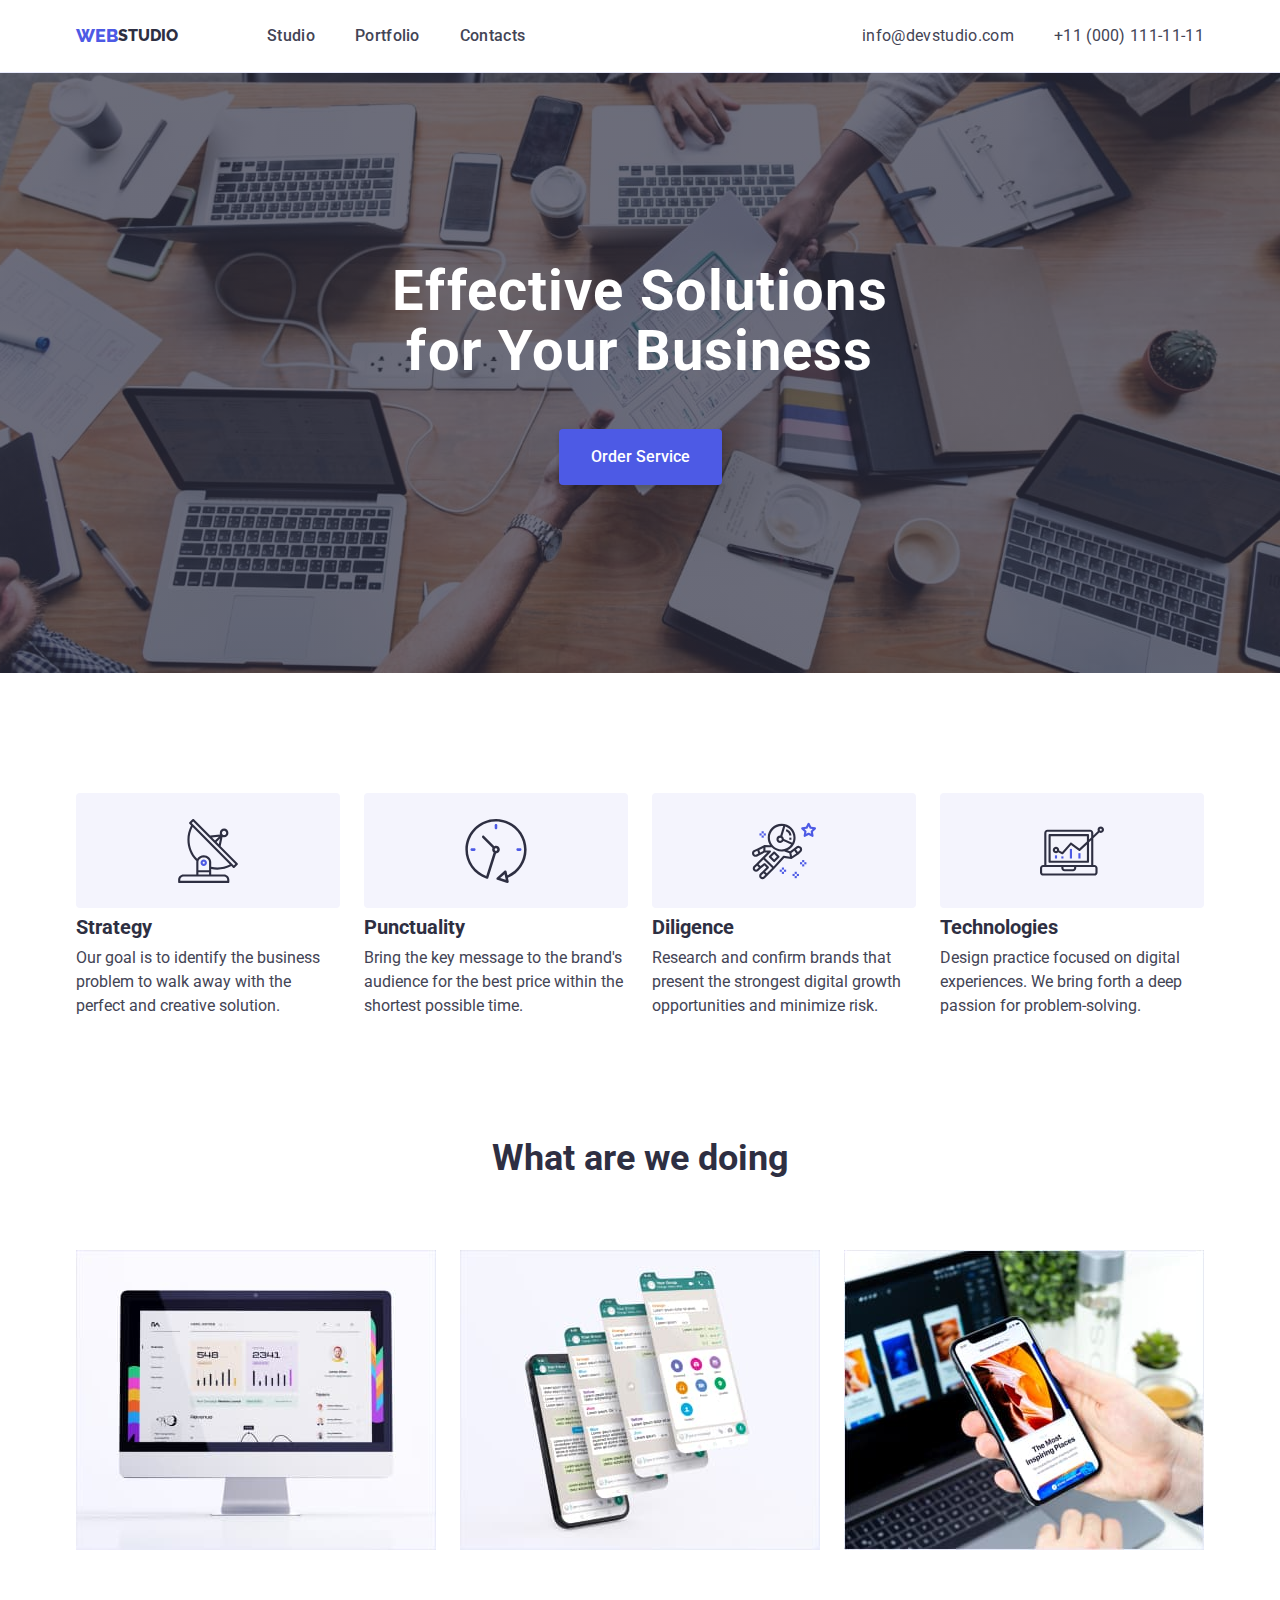
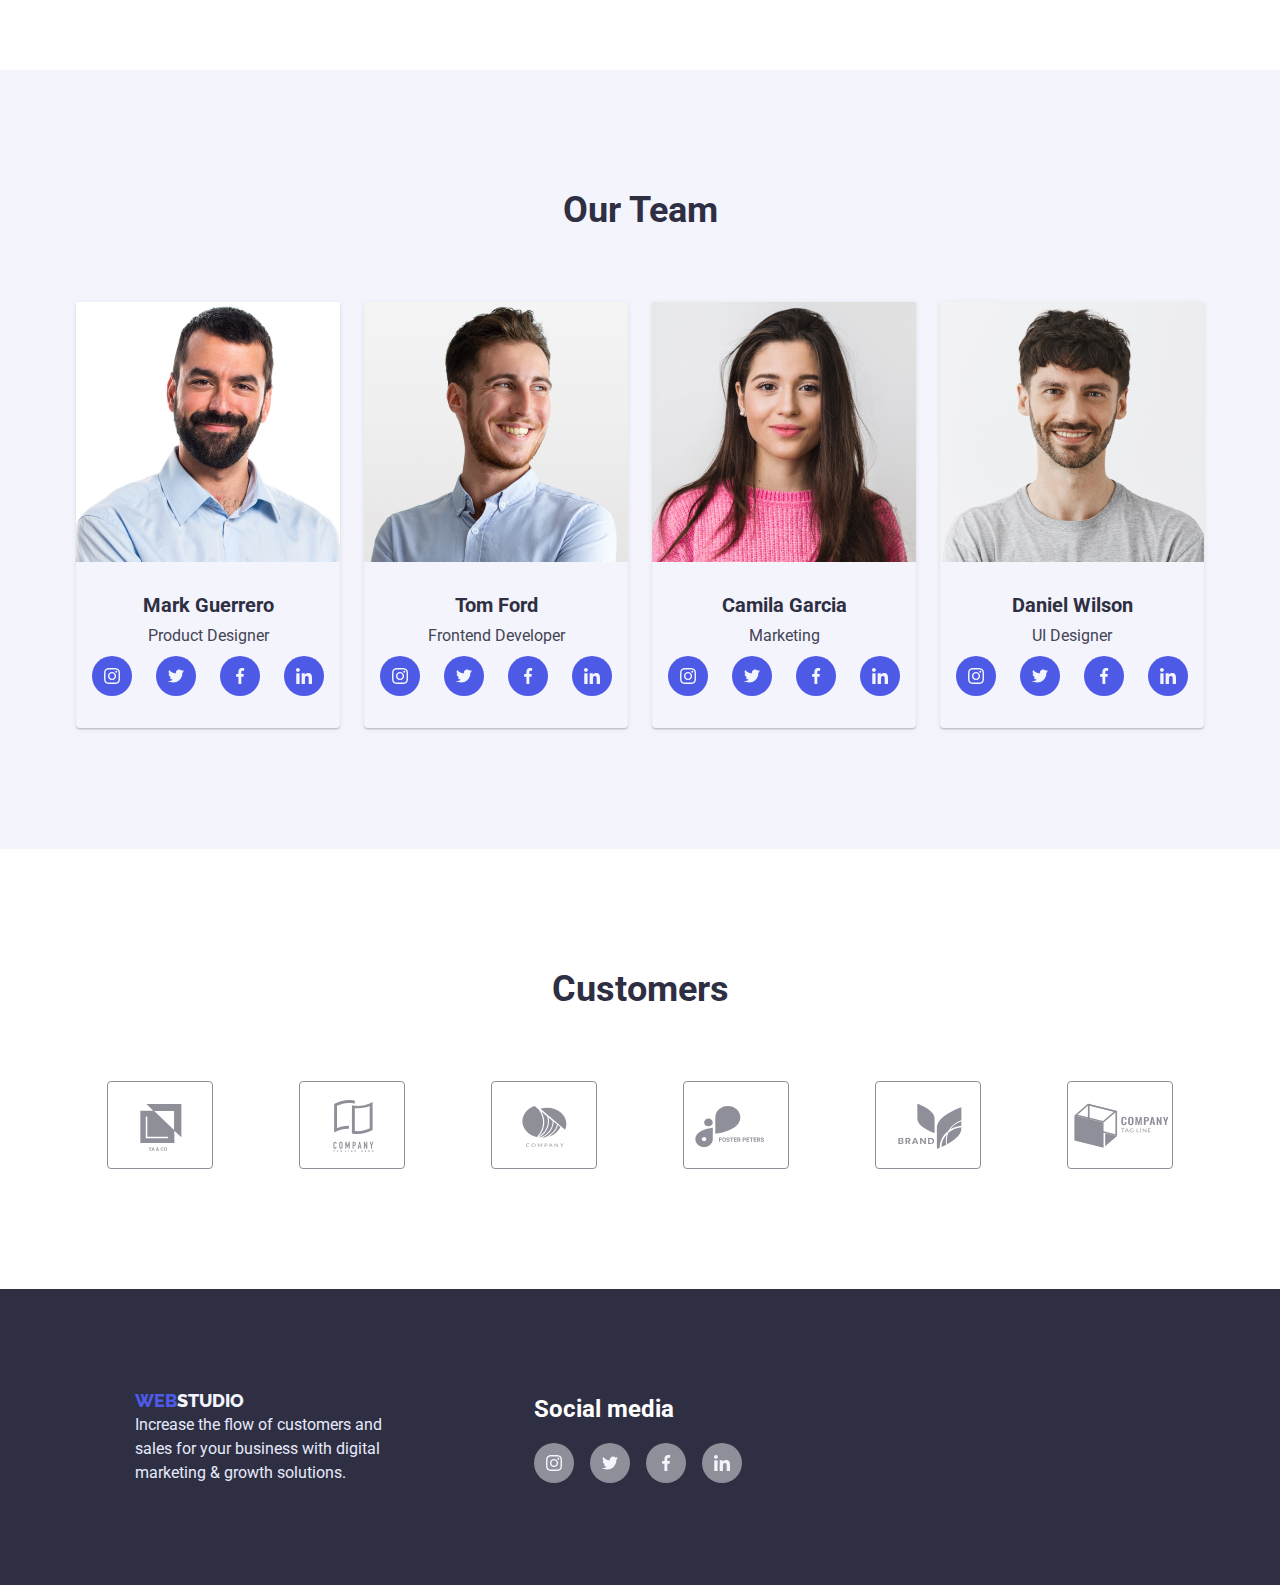
<file: index.html>
<!DOCTYPE html>
<html lang="en">
  <head>
    <meta charset="UTF-8" />
    <meta http-equiv="X-UA-Compatible" content="IE=edge" />
    <meta name="viewport" content="width=device-width, initial-scale=1.0" />
    <title>WebStudio</title>
    <link rel="preconnect" href="https://fonts.googleapis.com" />
    <link rel="preconnect" href="https://fonts.gstatic.com" crossorigin />
    <link
      href="https://fonts.googleapis.com/css2?family=Raleway:wght@800&family=Roboto:wght@400;500;700&display=swap"
      rel="stylesheet"/>
    <link
      rel="stylesheet"
      href="https://cdnjs.cloudflare.com/ajax/libs/modern-normalize/1.1.0/modern-normalize.min.css"/>
    <link rel="stylesheet" href="./css/styles.css" />
  </head>

  <body>
    <!--Header-->
    <header class="page-header">
      <div class="container page-header-container">
        <nav class="navigation">
          <a href="./index.html" class="logo">
            <span class="logo-web">WEB</span>STUDIO</a>
          <ul class="site-nav">
            <li class="site-link"><a href="" class="link">Studio</a></li>
            <li class="site-link">
              <a href="./portfolio.html" class="link">Portfolio</a>
            </li>
            <li class="site-link"><a href="" class="link">Contacts</a></li>
          </ul>
        </nav>
        <!--Contacts-->
        <address>
          <ul class="site-address">
            <li>
              <a href="mailto:info@devstudio.com" class="address-mail"
                >info@devstudio.com</a>
            </li>
            <li>
              <a href="tel:+110001111111" class="address-phone"
                >+11 (000) 111-11-11</a>
            </li>
          </ul>
        </address>
      </div>
    </header>

    <!--Main-->
    <main>
      <!--HeroSection1-->
      <section class="hero">
      
        <div class="container hero-blok">
          <h1 class="hero-titel">Effective Solutions for Your Business</h1>
          <button type="button" class="main-button">Order Service</button>
        </div>
     
      </section>

      <!--Section2-->
      <section class="section section-work">
        <div class="container">
          <h2 class="visually-hidden">Work Ethics and Adventages</h2>
          <ul class="work-list">
            <li class="work-item item">
              <div class="item-box">
                <svg class="svg-ad" width="64" height="64"> 
                  <use href="./images/symbol-defs.svg#icon-antenna1"> </use>
                </svg> 
              </div>
              <h3 class="team-pics-title">Strategy</h3>
              <p class="section-p">
                Our goal is to identify the business problem to walk away with
                the perfect and creative solution.
              </p>
            </li>

            <li class="work-item item">
              <div class="item-box"> 
                <svg class="svg-ad" width="64" height="64">
                  <use href="./images/symbol-defs.svg#icon-clock1">
                  </use> </svg>
              </div>
              <h3 class="team-pics-title">Punctuality</h3>
              <p class="section-p">
                Bring the key message to the brand's audience for the best price
                within the shortest possible time.
              </p>
            </li>

            <li class="work-item item">
              <div class="item-box">
                <svg class="svg-ad" width="64" height="64">
                 <use href="./images/symbol-defs.svg#icon-astronaut1">
                 </use></svg> 
              </div>
              <h3 class="team-pics-title">Diligence</h3>
              <p class="section-p">
                Research and confirm brands that present the strongest digital
                growth opportunities and minimize risk.
              </p>
            </li>

            <li class="work-item item">
              <div class="item-box"> 
                <svg class="svg-ad" width="64" height="64">
                  <use href="./images/symbol-defs.svg#icon-diagram1">
                  </use></svg>
              </div>
              <h3 class="team-pics-title">Technologies</h3>
              <p class="section-p">
                Design practice focused on digital experiences. We bring forth a
                deep passion for problem-solving.
              </p>
            </li>
          </ul>
        </div>
      </section>

      <!-- Section3-->
      <section class="section section-examp">
        <div class="container">
          <h2 class="section-titel section-discription">What are we doing</h2>
          <ul class="examples">
            <li class="section-examp-pics">
              <img src="./images/img1.jpg" alt="compute screen" width="360" />
            </li>
            <li class="section-examp-pics">
              <img
                src="./images/img2.jpg"
                alt="cell phone screen"
                width="360"
              />
            </li>
            <li class="section-examp-pics">
              <img
                src="./images/img3.jpg"
                alt="cell phone held ih the hand"
                width="360"
              />
            </li>
          </ul>
        </div>
      </section>

      <!--Section4-->
      <section class="section section-team">
        <div class="container container-team">
          <h2 class="section-title section-discription">Our Team</h2>
          <ul class="team">
            <li class="team-pics">
              <img
                src="./images/TeamCart.jpg"
                alt="pictire of a man in mid fourties"
                width="264"/>
              <div class="team-content">
                <h3 class="team-pics-title">Mark Guerrero</h3>
                <p class="section-p">Product Designer</p>
                <ul class="social-media">
              
                  <li class="social-media-list">
                    <a href="#" href="#" class="social-media-link social-media-link-instagram"> 
                      <svg class="social-media-icon" width="16" height="16"> 
                        <use href="./images/symbol-defs.svg#icon-instagram"></use>
                      </svg>
                    </a>
                  </li>
               

                  <li class="social-media-list">
                     <a href="#" href="#" class="social-media-link social-media-link-twitter"> 
                      <svg class="social-media-icon" width="16" height="16"> 
                        <use href="./images/symbol-defs.svg#icon-twitter"></use>
                      </svg>
                    </a>
                  </li>

                  <li class="social-media-list">
                     <a href="#" href="#" class="social-media-link social-media-link-facebook"> 
                      <svg class="social-media-icon" width="16" height="16"> 
                        <use href="./images/symbol-defs.svg#icon-facebook"></use>
                      </svg>
                    </a>
                  </li>

                  <li class="social-media-list">
                     <a href="#" href="#" class="social-media-link social-media-link-linkedin"> 
                      <svg class="social-media-icon" width="16" height="16"> 
                        <use href="./images/symbol-defs.svg#icon-linkedin"></use>
                      </svg>
                    </a>
                  </li>
                </ul>
              </div>
            </li>

            <li class="team-pics">
              <img
                src="./images/TeamCart2.jpg"
                alt="picture of a men in his thirties"
                width="264"/>
              <div class="team-content">
                <h3 class="team-pics-title">Tom Ford</h3>
                <p class="section-p">Frontend Developer</p>
                <ul class="social-media">
                  <li class="social-media-list">
                     <a href="#" class="social-media-link social-media-link-instagram"> 
                      <svg class="social-media-icon" width="16" height="16"> 
                        <use href="./images/symbol-defs.svg#icon-instagram"></use>
                      </svg>
                    </a>
                  </li>

                  <li class="social-media-list">
                     <a href="#" class="social-media-link social-media-link-twitter"> 
                      <svg class="social-media-icon" width="16" height="16"> 
                        <use href="./images/symbol-defs.svg#icon-twitter"></use>
                      </svg>
                    </a>
                  </li>

                  <li class="social-media-list">
                     <a href="#" class="social-media-link social-media-link-facebook"> 
                      <svg class="social-media-icon" width="16" height="16"> 
                        <use href="./images/symbol-defs.svg#icon-facebook"></use>
                      </svg>
                    </a>
                  </li>

                  <li class="social-media-list">
                     <a href="#" class="social-media-link social-media-link-linkedin"> 
                      <svg class="social-media-icon" width="16" height="16"> 
                        <use href="./images/symbol-defs.svg#icon-linkedin"></use>
                      </svg>
                    </a>
                  </li>
                </ul>
              </div>
            </li>

            <li class="team-pics">
              <img
                src="./images/TeamCart3.jpg"
                alt="picture of a women in her thirties"
                width="264"/>
              <div class="team-content">
                <h3 class="team-pics-title">Camila Garcia</h3>
                <p class="section-p">Marketing</p>
                <ul class="social-media">
                  <li class="social-media-list">
                     <a href="#" class="social-media-link social-media-link-instagram"> 
                      <svg class="social-media-icon" width="16" height="16"> 
                        <use href="./images/symbol-defs.svg#icon-instagram"></use>
                      </svg>
                    </a>
                  </li>

                  <li class="social-media-list">
                     <a href="#" class="social-media-link social-media-link-twitter"> 
                      <svg class="social-media-icon" width="16" height="16"> 
                        <use href="./images/symbol-defs.svg#icon-twitter"></use>
                      </svg>
                    </a>
                  </li>

                  <li class="social-media-list">
                     <a href="#" class="social-media-link social-media-link-facebook"> 
                      <svg class="social-media-icon" width="16" height="16"> 
                        <use href="./images/symbol-defs.svg#icon-facebook"></use>
                      </svg>
                    </a>
                  </li>

                  <li class="social-media-list">
                     <a href="#" class="social-media-link social-media-link-linkedin"> 
                      <svg class="social-media-icon" width="16" height="16"> 
                        <use href="./images/symbol-defs.svg#icon-linkedin"></use>
                      </svg>
                    </a>
                  </li>
                </ul>
              </div>
            </li>

            <li class="team-pics">
              <img
                src="./images/TeamCart4.jpg"
                alt="picture of a men in his thirties"
                width="264"/>
              <div class="team-content">
                <h3 class="team-pics-title">Daniel Wilson</h3>
                <p class="section-p">UI Designer</p>
                <ul class="social-media">
                  <li class="social-media-list">
                     <a href="#" class="social-media-link social-media-link-instagram"> 
                      <svg class="social-media-icon" width="16" height="16"> 
                        <use href="./images/symbol-defs.svg#icon-instagram"></use>
                      </svg>
                    </a>
                  </li>

                  <li class="social-media-list">
                     <a href="#" class="social-media-link social-media-link-twitter"> 
                      <svg class="social-media-icon" width="16" height="16"> 
                        <use href="./images/symbol-defs.svg#icon-twitter"></use>
                      </svg>
                    </a>
                  </li>

                  <li class="social-media-list">
                     <a href="#" class="social-media-link social-media-link-facebook"> 
                      <svg class="social-media-icon" width="16" height="16"> 
                        <use href="./images/symbol-defs.svg#icon-facebook"></use>
                      </svg>
                    </a>
                  </li>

                  <li class="social-media-list">
                     <a href="#"class="social-media-link social-media-link-linkedin"> 
                      <svg class="social-media-icon" width="16" height="16"> 
                        <use href="./images/symbol-defs.svg#icon-linkedin"></use>
                      </svg>
                    </a>
                  </li>
                </ul>
              </div>
            </li>
          </ul>
        </div>
      </section>
      <!-- Section5/ Customers-->
      <section class="section">
        <div class="container">
        <h2 class="section-title section-discription">Customers</h2>
        <ul class="customers">

          <li class="customers-list"> 
            <a href="#" class="customers-list-icon"> 
            <svg class="customers-icon" width="104" height="56"> 
              <use href="./images/symbol-defs.svg#icon-Customer1"> 
              </use>
            </svg>
          </a>
          </li>

          <li class="customers-list">
             <a href="#" class="customers-list-icon"> 
              <svg class="customers-icon" width="104" height="56">
                <use href="./images/symbol-defs.svg#icon-Customer2"> 
                </use> 
              </svg>
              </a>
               </li>

          <li class="customers-list">
             <a href="#" class="customers-list-icon"> 
              <svg class="customers-icon" width="104" height="56">
                <use href="./images/symbol-defs.svg#icon-Customer3"> 
                </use>  
              </svg>
             </a>
               </li>

          <li class="customers-list">
             <a href="#" class="customers-list-icon"> 
              <svg class="customers-icon" width="104" height="56"> 
                <use href="./images/symbol-defs.svg#icon-Customer4"> 
                </use> 
              </svg>
              </a>
               </li>

          <li class="customers-list">
             <a href="#" class="customers-list-icon"> 
              <svg class="customers-icon" width="104" height="56">
                <use href="./images/symbol-defs.svg#icon-Customer5"> 
                </use>  
              </svg>
              </a>
               </li>

          <li class="customers-list">
             <a href="#" class="customers-list-icon"> 
              <svg class="customers-icon" width="104" height="56">
                <use href="./images/symbol-defs.svg#icon-Customer6"> 
                </use>  
              </svg>
              </a>
               </li>
        </ul>
      </div>
      </section>
    </main>
    <!-- Footer-->
    <footer class="page-footer">
      <div class="container footer-container">
        <a href="./index.html" class="footer logo">
          <span class="logo-web">WEB</span>
          <span class="logo-studio">STUDIO</span></a>
        <p class="footer-p">
          Increase the flow of customers and sales for your business with
          digital marketing & growth solutions.
        </p>
      </div>
      
      <div class="social-media-wrapper">
        <h2 class="footer-section-title"> Social media</h2>
        <ul class="footer-social-media">
          <li class="footer-list">
            <a href="#" class="social-media-link social-media-link-instagram"> 
              <svg class="social-media-icon" width="40" height="40"> 
                <use href="./images/symbol-defs.svg#icon-instagram"></use>
              </svg>
            </a> 
          </li>

          <li class="footer-list">
            <a href="#" class="social-media-link social-media-link-twitter"> 
              <svg class="social-media-icon" width="40" height="40"> 
                <use href="./images/symbol-defs.svg#icon-twitter"></use>
              </svg>
            </a>
          </li>

          <li class="footer-list">
            <a href="#" class="social-media-link social-media-link-facebook"> 
              <svg class="social-media-icon" width="40" height="40"> 
                <use href="./images/symbol-defs.svg#icon-facebook"></use>
              </svg>
            </a>
          </li>

          <li class="footer-list">
            <a href="#"class="social-media-link social-media-link-linkedin"> 
              <svg class="social-media-icon" width="40" height="40"> 
                <use href="./images/symbol-defs.svg#icon-linkedin"></use>
              </svg>
            </a>
          </li>
        </ul>
      </div>
    </footer>
  </body>
</html>
</file>
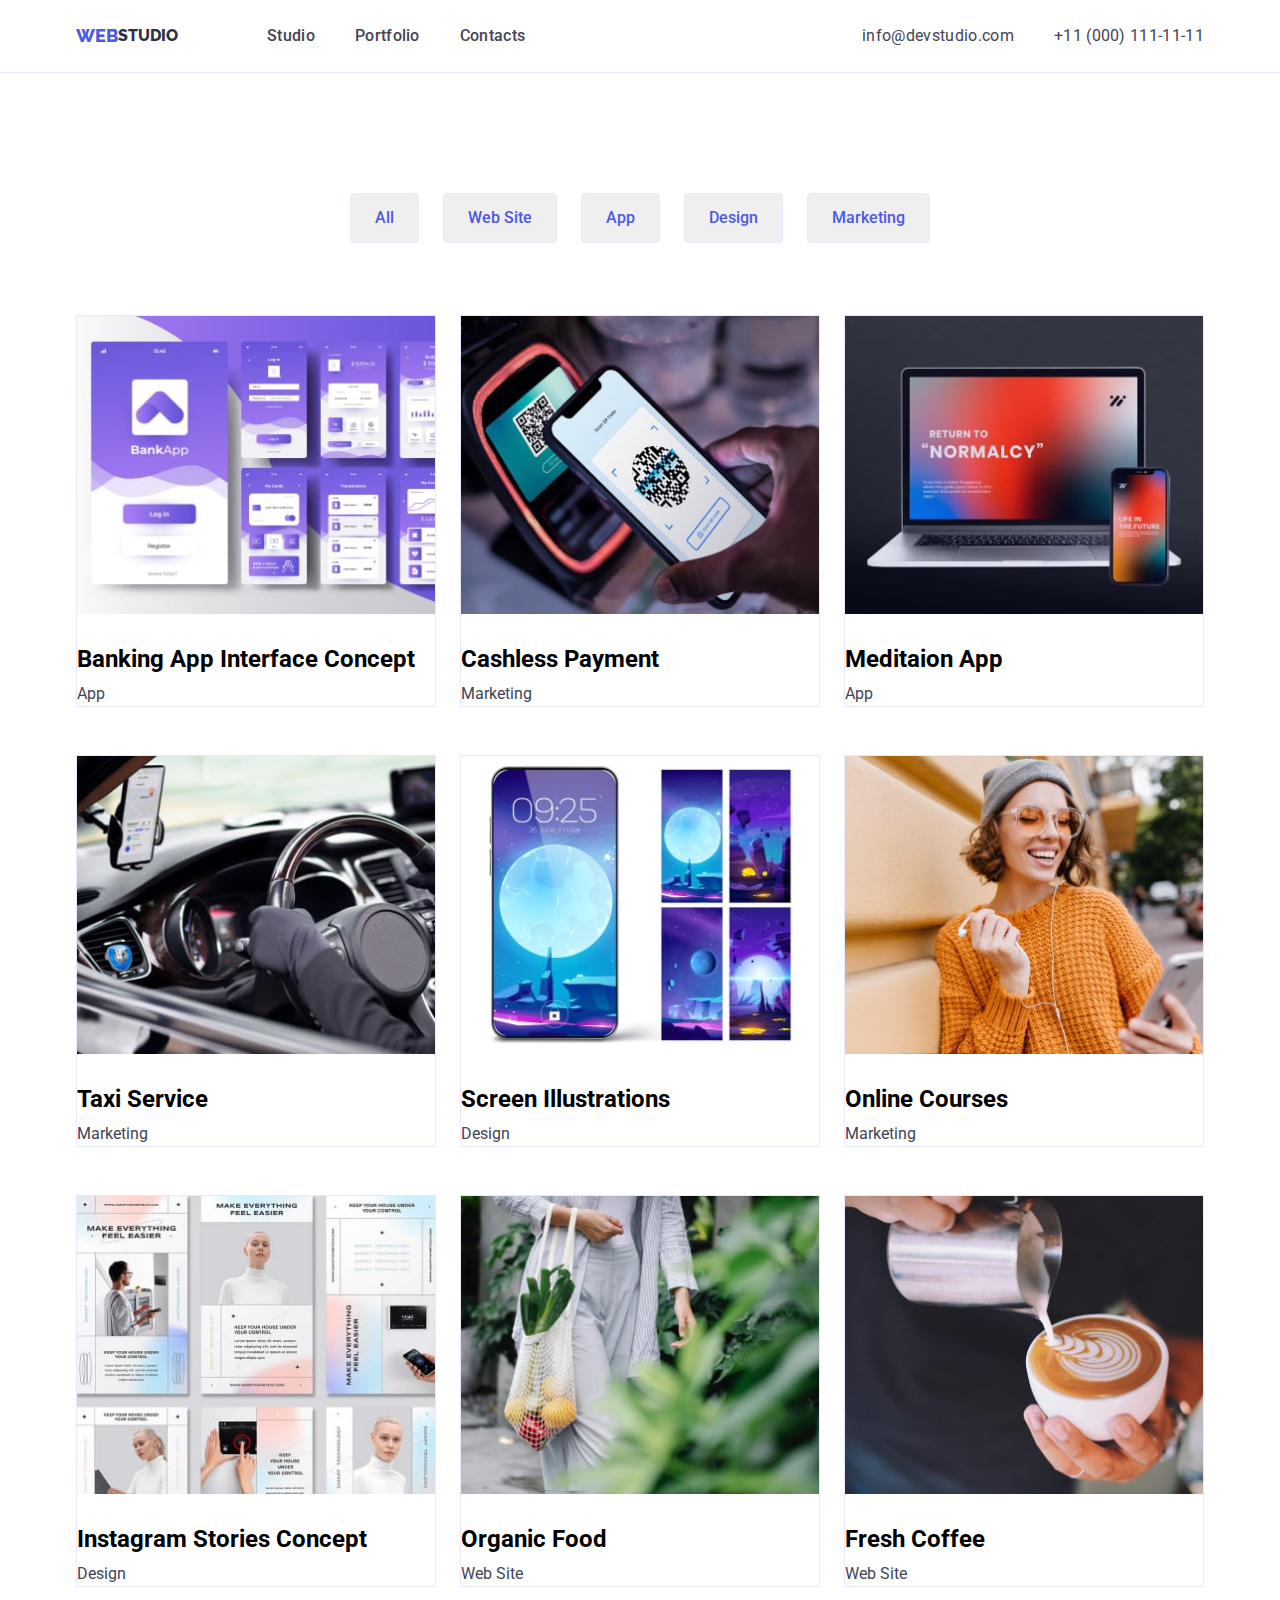
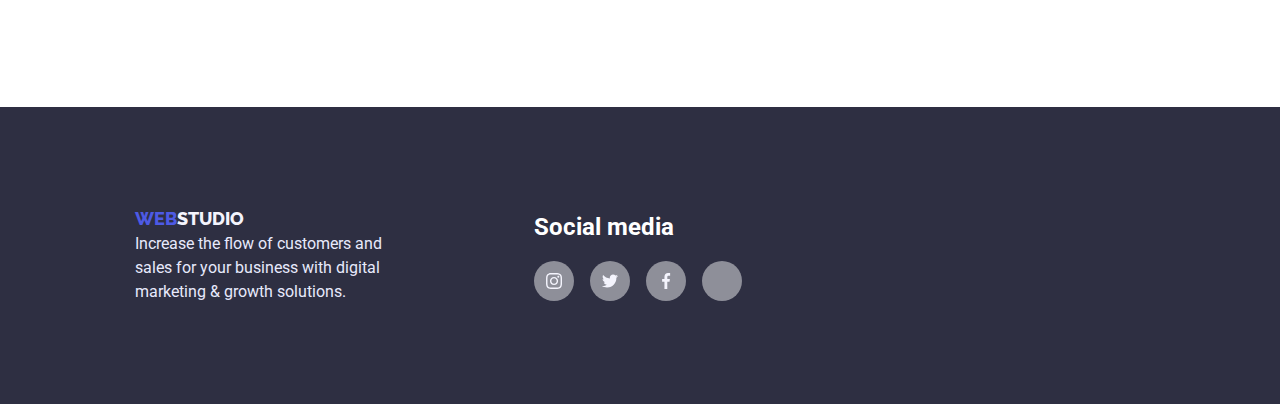
<file: portfolio.html>
<!DOCTYPE html>
<html lang="en">
<head>
<meta charset="UTF-8">
<meta http-equiv="X-UA-Compatible" content="IE=edge">
<meta name="viewport" content="width=device-width, initial-scale=1.0">
<title>WebStudio</title>
<link rel="preconnect" href="https://fonts.googleapis.com">
<link rel="preconnect" href="https://fonts.gstatic.com" crossorigin>
<link href="https://fonts.googleapis.com/css2?family=Roboto:wght@400;500;700&display=swap" rel="stylesheet">
<link rel="preconnect" href="https://fonts.googleapis.com">
<link rel="preconnect" href="https://fonts.gstatic.com" crossorigin>
<link href="https://fonts.googleapis.com/css2?family=Raleway:wght@800&family=Roboto:wght@400;500;700&display=swap" rel="stylesheet">
<link rel="stylesheet" href="https://cdnjs.cloudflare.com/ajax/libs/modern-normalize/1.1.0/modern-normalize.min.css">
<link rel="stylesheet" href="./css/styles.css">
</head>
<body>
    <!--Header-->
<header class="page-header">
    <div class="container page-header-container">
        <nav class="navigation">
            <a href="./index.html" class="logo">
                <span class="logo-web">WEB</span>STUDIO</a>
          <ul class="site-nav">
              <li class="site-link"><a href="" class="link">Studio</a> </li>
              <li class="site-link"><a href="" class="link">Portfolio</a> </li>
              <li class="site-link"><a href="" class="link">Contacts</a> </li>
          </ul>
        </nav>
          <!--Contacts-->
          <address>
              <ul class="site-address">
                 <li>
                    <a href="mailto:info@devstudio.com" class="address-mail">info@devstudio.com</a>
                 </li>
                 <li>
                  <a href="tel:+110001111111" class="address-phone">+11 (000) 111-11-11</a>
                 </li>
              </ul>
          </address>
        </div>  
    </header>
    <!-- Main -->
    <main>
     <section class=" section section-container">
        <div class="container container-scrol">
          <!--Section-->
        <h1 class="visually-hidden">Portfolio</h1>
            <ul class="scrol">
                <li class="scrol-btn"><button type="button" 
                    class="secondary-button">All</button></li>
                <li class="scrol-btn"><button type="button" 
                    class="secondary-button">Web Site</button></li>
                <li class="scrol-btn"><button type="button" 
                    class="secondary-button">App</button></li>
                <li class="scrol-btn"><button type="button" 
                    class="secondary-button">Design</button></li>
                <li class="scrol-btn"><button type="button"
                     class="secondary-button">Marketing</button></li>
            </ul>
       

        <ul class="container-apps">
            <li class="apps-image">
                <img src="./images/imgrow1-1-min.jpg"
                alt="mobile app"
                width="360"
                height="300">
                <div class="apps-content">
                    <h2 class="section-title-apps section-title">Banking App Interface Concept</h2>
                        <p class="section-p">App</p>
                    </div>
            
            </li>
            <li class="apps-image">
                <img src="./images/imgrow1-2-min.jpg
                " alt="mobile phone"
                width="360"
                height="300">
                <div class="apps-content">
                    <h2 class="section-title-apps section-title">Cashless Payment </h2>
                        <p class="section-p">Marketing</p>
                </div>

            </li>
            <li class="apps-image">
                <img src="./images/imgrow1-3-min.jpg"
                 alt="computer screen"
                 width="360"
                 height="300">
                 <div class="apps-content">
                    <h2 class="section-title-apps section-title">Meditaion App</h2>
                        <p class="section-p">App</p>
                    </div>      
            </li>
           
            <li class="apps-image">
                <img src="./images/imgrow2-1-min.jpg"
                 alt="taxi service"
                 width="360"
                 height="300">
                 <div class="apps-content">
                    <h2 class="section-title-apps section-title">Taxi Service</h2>
                        <p class="section-p">Marketing</p>
                    </div>   

            </li>
            <li class="apps-image">
                <img src="./images/imgrow2-2-min.jpg"
                 alt="mobile app"
                 width="360"
                 height="300">
                 <div class="apps-content"> 
                    <h2 class="section-title-apps section-title">Screen Illustrations</h2>
                        <p class="section-p">Design</p>
                    </div>
            </li>
            <li class="apps-image"> 
                <img src="./images/imgrow2-3-min.jpg" 
                alt="online Courses"
                width="360"
                 height="300">
                 <div class="apps-content">
                    <h2 class="section-title-apps section-title">Online Courses</h2>
                        <p class="section-p">Marketing</p>
                    </div>
            </li>
       
       
            <li class="apps-image">
                <img src="./images/imgrow3-1-min.jpg"
                 alt="instagram stories"
                 width="360"
                 height="300">
                 <div class="apps-content">
                    <h2 class="section-title-apps section-title">Instagram Stories Concept</h2>
                        <p class="section-p">Design</p>
                    </div>

            </li>
            <li class="apps-image">
                <img src="./images/imgrow3-2-min.jpg"
                 alt="fruits"
                 width="360"
                 height="300">
                 <div class="apps-content">
                    <h2 class="section-title-apps section-title">Organic Food</h2>
                        <p class="section-p">Web Site</p>
                    </div>

            </li>
            <li class="apps-image">
                <img src="./images/imgrow3-3-min.jpg"
                 alt="coffee in the cup"
                width="360"
                 height="300">
                 <div class="apps-content"> 
                    <h2 class="section-title-apps section-title">Fresh Coffee</h2>
                        <p class="section-p">Web Site</p>
                    </div>
            </li>
        </ul>
    </div>
    </section>

    </main>
      <!-- Footer-->
      <footer class="page-footer">
        <div class="container footer-container"> 
        <a href="./index.html" class="footer-logo"> 
        <span class="logo-web">WEB</span><span class="logo-studio">STUDIO</span></a>
      </a>
        <p class="footer-p">Increase the flow of customers and sales for your business with digital marketing & growth solutions.</p>
       </div>
       
       <div class="social-media-wrapper">
        <h2 class="footer-section-title"> Social media</h2>
        <ul class="footer-social-media">
          <li class="footer-list">
            <a href="#" class="social-media-link social-media-link-instagram"> 
              <svg class="social-media-icon" width="40" height="40"> 
                <use href="./images/symbol-defs.svg#icon-instagram"></use>
              </svg>
            </a> 
          </li>

          <li class="footer-list">
            <a href="#" class="social-media-link social-media-link-twitter"> 
              <svg class="social-media-icon" width="40" height="40"> 
                <use href="./images/symbol-defs.svg#icon-twitter"></use>
              </svg>
            </a>
          </li>

          <li class="footer-list">
            <a href="#" class="social-media-link social-media-link-facebook"> 
              <svg class="social-media-icon" width="40" height="40"> 
                <use href="./images/symbol-defs.svg#icon-facebook"></use>
              </svg>
            </a>
          </li>

          <li class="footer-list">
            <a href="#"class="social-media-link social-media-link-Linkedin"> 
              <svg class="social-media-icon" width="40" height="40"> 
                <use href="./images/symbol-defs.svg#icon-Linkedin"></use>
              </svg>
            </a>
          </li>
        </ul>
      </div> 
    </footer>
</body>
</html>
</file>
<file: css/styles.css>
html {
  box-sizing: border-box;
}
*,
*::before,
*::after {
  box-sizing: inherit;
}

p.a {
  font-family: 'Roboto', sans-serif;
}
p.a {
  font-family: 'Raleway', sans-serif;
}

/*Primary Brand color(normal)CTAs
Focused
Active states
Links  color: #4D5AE5*/
/*Pressed state (hover) color #404BBF*/
/*Overlays Shadows Headings #2E2F42*/
/*-text-color:#434455*/
/*Subtle Text Helper text Deemphasized text #8E8F99
/*Accent color Hairlines Subtle backgrounds #E7E9FC*/
/*Light mode backgrounds Light mode Dialogs/alerts #F4F4FD*/
/*Overlay #2E2F42*/
/*Hero image background #2E2F42 */

:root {
  --hero-background-color: #2e2f42;
  --text-color: #434455;
  --headings-color: #2e2f42;
  --hover-color: #404bbf;
  --link-color: #4d5ae5;
  --background-color: #e5e5e5;
  --lolg-studio-color: #f4f4fd;
  --footer-text-color: #e7e9fc;
  --main-color: #ffffff;
  --border-color:#8e8f99;
  --hover-green: #31d0aa;
}
/* .container {
  margin-left: auto;  
  margin-right: auto;
  width: 1128px;
  padding-right: 15px;
  padding-left: 15px;
} */
h1,
h2,
h3,
h4,
h5,
h6,
p,
ul,
ol {
  margin: 0;
  padding: 0;
}

img {
  display: block;
  max-width: 100%;
  height: auto;
}
button {
  cursor: pointer;
}

.section {
  padding: 120px 0;
}

/* Header */

.page-header .container {
  display: flex;
  flex-wrap: wrap;
  align-items: center;
  justify-content: space-between;
}

.page-header {
  color: var(--lolg-studio-color);
  border-bottom: 1px solid var(--footer-text-color);
}

.container {
  max-width: 1158px;
  padding: 0 15px;
  margin: 0 auto;
}

.container .contaener-team {
  margin: 120px;
}

/* Logo */
.logo {
  color: var(--headings-color);
  font-family: 'Raleway';
  font-style: normal;
  font-weight: 800;
  line-height: 24px;
  text-decoration: none;

  display: flex;
  flex-direction: row;
  align-items: center;

  width: 115px;
  height: 24px;
}

.logo-web {
  color: var(--link-color);
  font-family: 'Raleway';
  font-style: normal;
  font-weight: 800;
  font-size: 18px;
  line-height: 24px;
  text-decoration: none;
}
/* Navigation */
.link {
  font-weight: 500;
  font-size: 16px;
  line-height: 24px;
  letter-spacing: 0.02em;
  color: var(--text-color);
  text-decoration: none;
}
.site-nav .link:hover,
.site-nav .link:focus {
  color: var(--hover-color);
}
ul {
  list-style: none;
}

.site-link {
  padding: 24px 0;
  display: block;
}
.site-nav {
  display: flex;
  flex-direction: row;
  align-items: flex-start;
  padding: 0px;
  gap: 40px;
  margin-left: 76px;
}

.navigation,
.site-nav {
  display: flex;
  flex-direction: row;
  align-items: center;
}

/* Addres */
.site-address .address-mail {
  font-style: normal;
  font-weight: 400;
  font-size: 16px;
  line-height: 24px;
  letter-spacing: 0.02em;
  color: var(--text-color);
  text-decoration: none;
}
.site-address .address-mail:hover {
  color: var(--hover-color);
}

.site-address .address-phone {
  font-style: normal;
  font-size: 16px;
  line-height: 24px;
  letter-spacing: 0.02em;
  color: var(--text-color);
  text-decoration: none;
}
.site-address .address-phone:hover {
  color: var(--hover-color);
}

.site-address {
  display: flex;
  flex-direction: row;
  justify-content: flex-end;
  align-items: center;
  gap: 40px;
}

/* HeroSection1 */
.hero {
  text-align: center;
  padding: 188px 0;
  background-color: var(--hero-background-color);
  background-image: linear-gradient(
      rgba(46, 47, 66, 0.7),
      rgba(46, 47, 66, 0.7)
    ),
    url(../images/people-office.jpg);
  margin-left: auto;
  margin-right: auto;
  margin-top: auto;
  max-width: 1440px;
  background-repeat: no-repeat;
  background-position: center;
}

.hero-blok {
  display: flex;
  flex-direction: column;
  align-items: center;
}
.hero-titel {
  font-size: 56px;
  line-height: 60px;
  color: var(--main-color);
  text-align: center;
  letter-spacing: 0.02em;
  max-width: 496px;
  margin-bottom: 48px;
}

/* Main Button */
.main-button {
  border: none;
  font-weight: 500;
  font-size: 16px;
  line-height: 24px;
  color: var(--main-color);
  background-color: var(--link-color);
  box-shadow: 0px 4px 4px rgba(0, 0, 0, 0.15);
  border-radius: 4px;
  padding: 16px 32px;
  text-align: center;
}

.hero .main-button:hover,
.hero .main-button:focus {
  background: var(--hover-color);
  box-shadow: 0px 4px 4px rgba(0, 0, 0, 0.15);
  border-radius: 4px;
}

/* Main */
/* Section2 */
body {
  font-family: Roboto, Georgia, 'Times New Roman', Times, sans-serif;
}
/*.section-title {
  font-size: 20px;
  line-height: 1.2;
  margin-bottom: 72px;
  color: var(--headings-color);
}*/

.section-discription .section-title {
  color: var(--headings-color);
}

.section-p {
  line-height: 1.5;
  color: var(--text-color);
}

.section-work {
  padding-bottom: 0;
}

.work-list {
  display: flex;
  gap: 24px;
  align-items: center;
  flex-wrap: wrap;
}
.work-item {
  flex-basis: calc((100% - 72px) / 4);
}

.item-box {
  display: flex;
  background-color: var(--lolg-studio-color);
  border-radius: 4px;
  margin-bottom: 8px;
  justify-content: center;
  align-items: center;

  height: 115px;
}

.team-pics-title {
  margin-bottom: 8px;
}


.svg-ad {
  display: block;
  object-fit: fill;
  fill: currentColor;
}

/*  Section 3 */

.section-discription {
  text-align: center;
  margin-bottom: 72px;
  color: var(--headings-color);
}
.team-pics-title {
  font-size: 20px;
  line-height: 1.11;

  margin-bottom: 8px;
  color: var(--headings-color);
}

.examples {
  display: flex;
  gap: 24px;
  flex-wrap: wrap;
  align-items: center;
}

.section-examp-pics {
  flex-basis: calc((100% - 48px) / 3);
}

/* Section 4 */
.section .section-team {
  background-color: var(--lolg-studio-color);
  width: 1440px;
  height: 732px;
  margin: 120px;
}
.section-team {
  background: var(--lolg-studio-color);
}

.section-discription {
  font-size: 36px;
  line-height: 40px;
}

.team {
  display: flex;
  gap: 24px;
  flex-direction: row;
  flex-wrap: wrap;
}

.team-pics {
  flex-basis: calc((100% - 72px) / 4);
  text-align: center;
  box-shadow: 0px 1px 6px rgba(46, 47, 66, 0.08),
    0px 1px 1px rgba(46, 47, 66, 0.16), 0px 2px 1px rgba(46, 47, 66, 0.08);
  border-radius: 0px 0px 4px 4px;
  min-width: 250px;
}
.section-team {
  border-bottom: 1px solid var(--lolg-studio-color);
}

.team-content {
  padding: 32px 16px;
  overflow: hidden;
}

.social-media {
  display: flex;
  padding: 0;
  margin-top: 8px;
  gap: 24px;
  flex-direction: row;
  justify-content: center;

  width: 232px;
  height: 40px;
}

.social-media-list {
  flex-basis: calc((100% - 72px) / 4);
  background-color: var(--link-color);
  border-radius: 50%;
  justify-content: center;
  align-items: center;
}

/*.social-media-icon {
  align-items: center;
  width: 50%;
  height: 50%;
  color: var(--main-color);
}*/
.social-media-icon {
  display: inline-block;
  width: 1em;
  height: 1em;
  stroke-width: 0;
  stroke: currentColor;
  fill: currentColor;
}
.social-media-link {
  display: flex;
  width: 40px;
  height: 40px;
  border-radius: 50%;
  align-items: center;
  justify-content: center;
}
 .social-media-link:hover {
  background-color: var(--hover-color);
 }
.social-media-link:focus {
  background-color: var(--hover-color);
}
/* Section5 Customers*/

.customers {
  display: flex;
  padding: 0;
  margin: 0;
  gap: 24px;
  flex-direction: row;
  align-items: center;
  justify-content: center;

}

.customers-list {
  flex-basis: calc((100% - 120px) / 6);
 
  justify-content: center;

 

}

.customers-list-icon {
  display: flex;
  align-items: center;
  justify-content: center;

  max-width: 168px;
  height: 88px;
  border: 1px solid var(--border-color);
  border-radius: 4px;
}

.customers-list:hover { 
  border-color: var(--hover-color);
}
.customers-list:focus {
  border-color: var(--hover-color);
}

.customers-list:hover svg {
  fill: var(--hover-color)
}

.customers-list:focus svg {
  fill: var(--hover-color)
}


.customers-icon {
  display: inline-block;
  object-fit: fill;
  fill: var(--border-color);
}
/*.customer-icon {
  display: inline-block;
  width: 1em;
  height: 1em;
  stroke-width: 0;
  stroke: currentColor;
  fill: currentColor;
}*/
.customers-list {
  display: flex;
  align-items: center;
  justify-content: center;
}

/* Scrol Portfolio */

.secondary-button {
  font-weight: 500;
  font-size: 16px;
  line-height: 1.5;
  padding: 12px 24px;

  color: var(--link-color);
  border: 1px solid var(--footer-text-color);
  border-radius: 4px;
}

.section .secondary-button:hover,
.section .secondary-button:focus {
  background: var(--hover-color);
  box-shadow: 0px 3px 1px rgba(0, 0, 0, 0.1), 0px 2px 1px rgba(0, 0, 0, 0.08),
    0px 2px 2px rgba(0, 0, 0, 0.12);
  border-radius: 4px;
  color: var(--main-color);
}

.container .container-scrol {
  background-color: var(--main-color);
}
.scrol {
  display: flex;
  gap: 24px;
  align-items: center;
  justify-content: center;
  margin-bottom: 72px;
}

/* Apps */

.container-apps {
  display: flex;
  gap: 48px 24px;
  flex-wrap: wrap;
}

.apps-image {
  background-color: var(--main-color);
  border: 1px solid var(--footer-text-color);
}

.section-title-apps {
  margin-bottom: 8px;
  margin-top: 32px;
}
.apps-image {
  flex-basis: calc((100% - 48px) / 3);
}

.visually-hidden {
  position: absolute;
  top: -150%;
  z-index: -100;
  width: 0;
  height: 0;
  opacity: 0;
  visibility: hidden;
  user-select: none;
  pointer-events: none;
  cursor: none;
  margin: 0;
  padding: 0;
  overflow: hidden;
  border: none;
  outline: none;
  white-space: nowrap;
}
/* Footer */
.logo-studio {
  color: var(--lolg-studio-color);
  width: 71px;
  height: 22px;

  font-family: 'Raleway';
  font-style: normal;
  font-weight: 800;
  font-size: 18px;
  line-height: 21px;
  text-decoration: none;
}
.footer-logo {
  text-decoration: none;
}
.logo-web {
  text-decoration: none;
}
.page-footer {
  background: var(--hero-background-color);
  color: var(--footer-text-color);
  line-height: 24px;

  display: flex;
  flex-wrap: wrap;
  align-items: center;
}

.footer-p {
  max-width: 264px;
}

.footer-section-title {
  color: var(--main-color);
  line-height: 1.5;
}
.footer-social-media {
  display: flex;
  padding: 0;
  margin-top: 16px;
  gap: 16px;
  flex-direction: row;
  width: 208px;
  height: 40px;
}

.footer-list {
  flex-basis: calc((100% - 48px) / 4);
  width: 40px;
  height: 40px;
  border-radius: 50%;
}
.footer-list .social-media-link {
  background-color: var(--border-color);
}
.footer-list .social-media-link:hover {
  background-color:var(--hover-green)
}

.footer-container {
  margin: 100px 120px;
}
</file>
